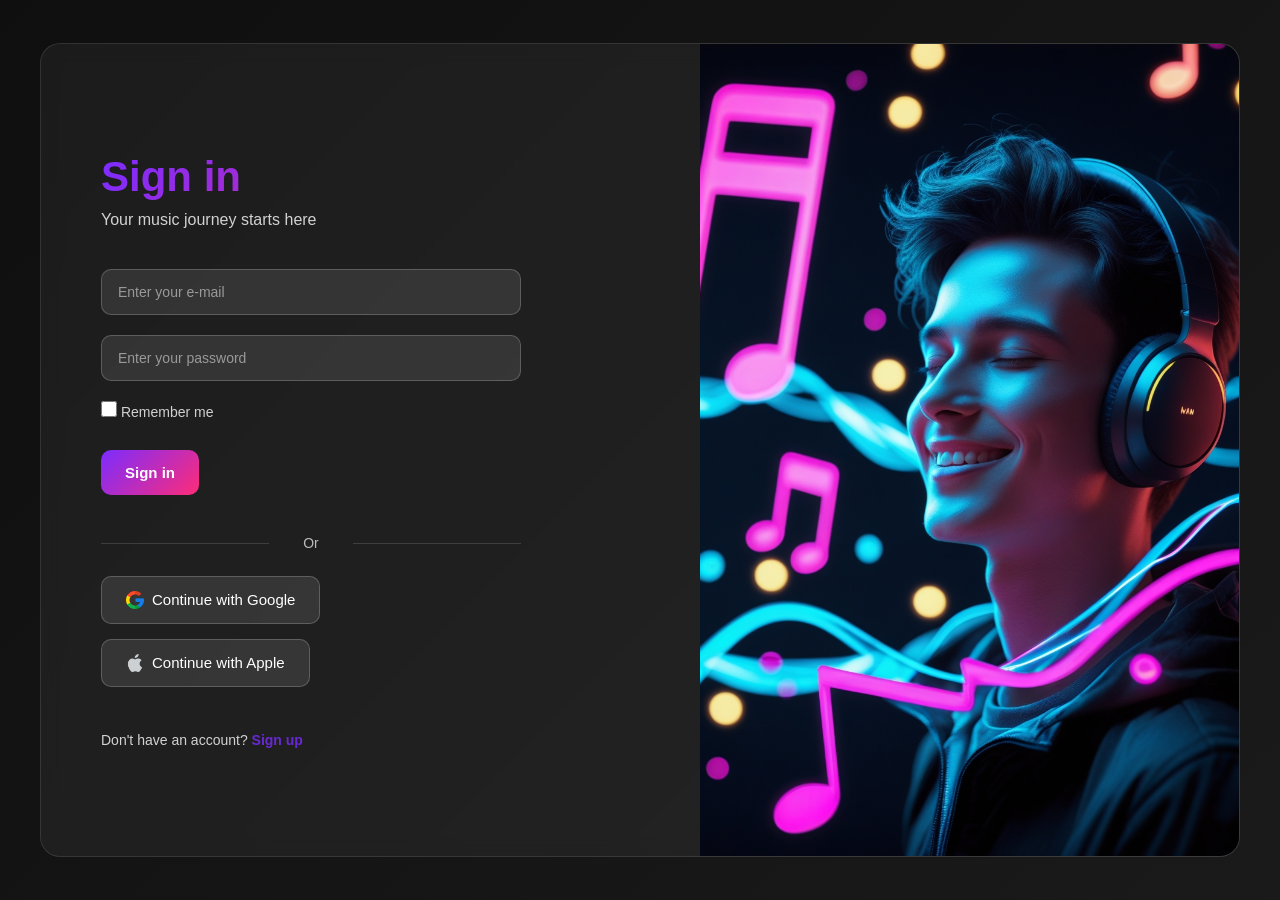
<file: index.html>
<!DOCTYPE html>
<html lang="fr">
    <head>
        <meta charset="UTF-8">
        <meta name="viewport" content="width=device-width, initial-scale=1.0">
        <title>Frontend Project</title>

        <link rel="stylesheet" href="css/style.css">
    </head>

    <body>
        <main class="auth">
    
            <div class="auth__container">
    
                <section class="auth__form">
                    <h1>Sign in</h1>
                    <p class="subtitle">Your music journey starts here</p>
    
                    <form>
                        <div class="input-group">
                            <input type="email" placeholder="Enter your e-mail" required>
                        </div>
    
                        <div class="input-group">
                            <input type="password" placeholder="Enter your password" required>
                        </div>
    
                        <div class="options">
                            <label>
                                <input type="checkbox">
                                Remember me
                            </label>
                        </div>
    
                        <button type="submit" class="btn primary">Sign in</button>
    
                        <div class="separator">Or</div>
    
                        <button type="button" class="btn google">
                            <img src="assets/icones/google.png" alt="">
                            Continue with Google
                        </button>
    
                        <button type="button" class="btn apple">
                            <img src="assets/icones/apple.png" alt="">
                            Continue with Apple
                        </button>
                    </form>
                    <p class="redirect">
                        Don't have an account? <a href="signup.html">Sign up</a>
                    </p>
                </section>
    
                <section class="auth__image">
                    <img src="assets/images/signin.jpg" alt="">
                </section>
    
            </div>
    
        </main>
    
        <script src="js/main.js"></script>
    </body>
    

</html>
</file>
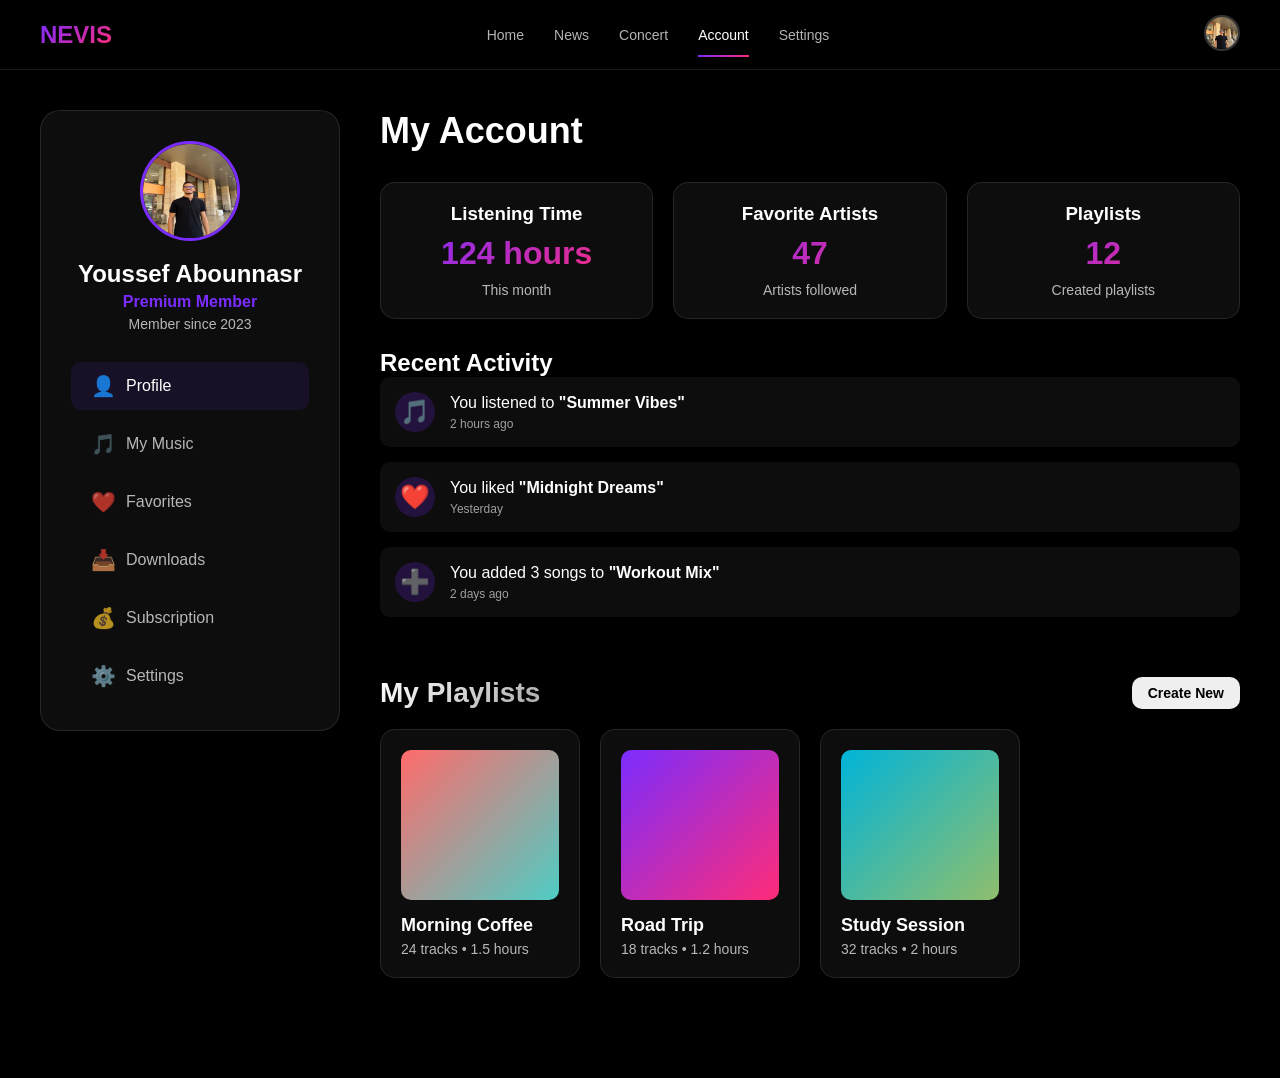
<file: account.html>
<!DOCTYPE html>
<html lang="fr">
<head>
    <meta charset="UTF-8">
    <meta name="viewport" content="width=device-width, initial-scale=1.0">
    <title>Music Platform - Account</title>
    <link rel="stylesheet" href="css/style.css">
</head>

<body>

    <!-- NAVBAR -->
    <header class="navbar">
        <div class="navbar__logo">NEVIS</div>

        <nav class="navbar__menu">
            <a href="home.html">Home</a>
            <a href="news.html">News</a>
            <a href="concert.html">Concert</a>
            <a href="account.html" class="active">Account</a>
            <a href="settings.html">Settings</a>
        </nav>

        <div class="navbar__profile">
            <img src="assets/images/ysf.jpeg" alt="Profile">
        </div>
        <div class="navbar__burger" id="burger">
            ☰
        </div>
    </header>

    <!-- MAIN CONTENT -->
    <main class="page account">
        
        <div class="account__container">
            
            <!-- SIDEBAR -->
            <aside class="account__sidebar">
                <div class="account__info">
                    <img src="assets/images/ysf.jpeg" alt="Profile" class="account__avatar">
                    <h2>Youssef Abounnasr</h2>
                    <p class="account__plan">Premium Member</p>
                    <p class="account__since">Member since 2023</p>
                </div>

                <nav class="account__nav">
                    <a href="#" class="account__nav-item active">
                        <span class="account__nav-icon">👤</span>
                        Profile
                    </a>
                    <a href="#" class="account__nav-item">
                        <span class="account__nav-icon">🎵</span>
                        My Music
                    </a>
                    <a href="#" class="account__nav-item">
                        <span class="account__nav-icon">❤️</span>
                        Favorites
                    </a>
                    <a href="#" class="account__nav-item">
                        <span class="account__nav-icon">📥</span>
                        Downloads
                    </a>
                    <a href="#" class="account__nav-item">
                        <span class="account__nav-icon">💰</span>
                        Subscription
                    </a>
                    <a href="#" class="account__nav-item">
                        <span class="account__nav-icon">⚙️</span>
                        Settings
                    </a>
                </nav>
            </aside>

            <!-- CONTENT -->
            <div class="account__content">
                <h1>My Account</h1>
                
                <!-- STATS -->
                <div class="account__stats">
                    <div class="stat-card">
                        <h3>Listening Time</h3>
                        <p class="stat-card__value">124 hours</p>
                        <p class="stat-card__label">This month</p>
                    </div>
                    <div class="stat-card">
                        <h3>Favorite Artists</h3>
                        <p class="stat-card__value">47</p>
                        <p class="stat-card__label">Artists followed</p>
                    </div>
                    <div class="stat-card">
                        <h3>Playlists</h3>
                        <p class="stat-card__value">12</p>
                        <p class="stat-card__label">Created playlists</p>
                    </div>
                </div>

                <!-- RECENT ACTIVITY -->
                <section class="section">
                    <h2>Recent Activity</h2>
                    <div class="activity-list">
                        <div class="activity-item">
                            <div class="activity-item__icon">🎵</div>
                            <div class="activity-item__content">
                                <p>You listened to <strong>"Summer Vibes"</strong></p>
                                <span class="activity-item__time">2 hours ago</span>
                            </div>
                        </div>
                        <div class="activity-item">
                            <div class="activity-item__icon">❤️</div>
                            <div class="activity-item__content">
                                <p>You liked <strong>"Midnight Dreams"</strong></p>
                                <span class="activity-item__time">Yesterday</span>
                            </div>
                        </div>
                        <div class="activity-item">
                            <div class="activity-item__icon">➕</div>
                            <div class="activity-item__content">
                                <p>You added 3 songs to <strong>"Workout Mix"</strong></p>
                                <span class="activity-item__time">2 days ago</span>
                            </div>
                        </div>
                    </div>
                </section>

                <!-- MY PLAYLISTS -->
                <section class="section">
                    <div class="section__header">
                        <h2>My Playlists</h2>
                        <button class="btn btn-small">Create New</button>
                    </div>
                    
                    <div class="cards">
                        <div class="card playlist-card">
                            <div class="playlist-card__image" style="background: linear-gradient(135deg, #ff6b6b, #4ecdc4);"></div>
                            <h3>Morning Coffee</h3>
                            <p>24 tracks • 1.5 hours</p>
                        </div>
                        <div class="card playlist-card">
                            <div class="playlist-card__image" style="background: linear-gradient(135deg, #7b2cff, #ff2c78);"></div>
                            <h3>Road Trip</h3>
                            <p>18 tracks • 1.2 hours</p>
                        </div>
                        <div class="card playlist-card">
                            <div class="playlist-card__image" style="background: linear-gradient(135deg, #00b4d8, #90be6d);"></div>
                            <h3>Study Session</h3>
                            <p>32 tracks • 2 hours</p>
                        </div>
                    </div>
                </section>
            </div>
        </div>

    </main>

    <script src="js/main.js"></script>
</body>
</html>
</file>
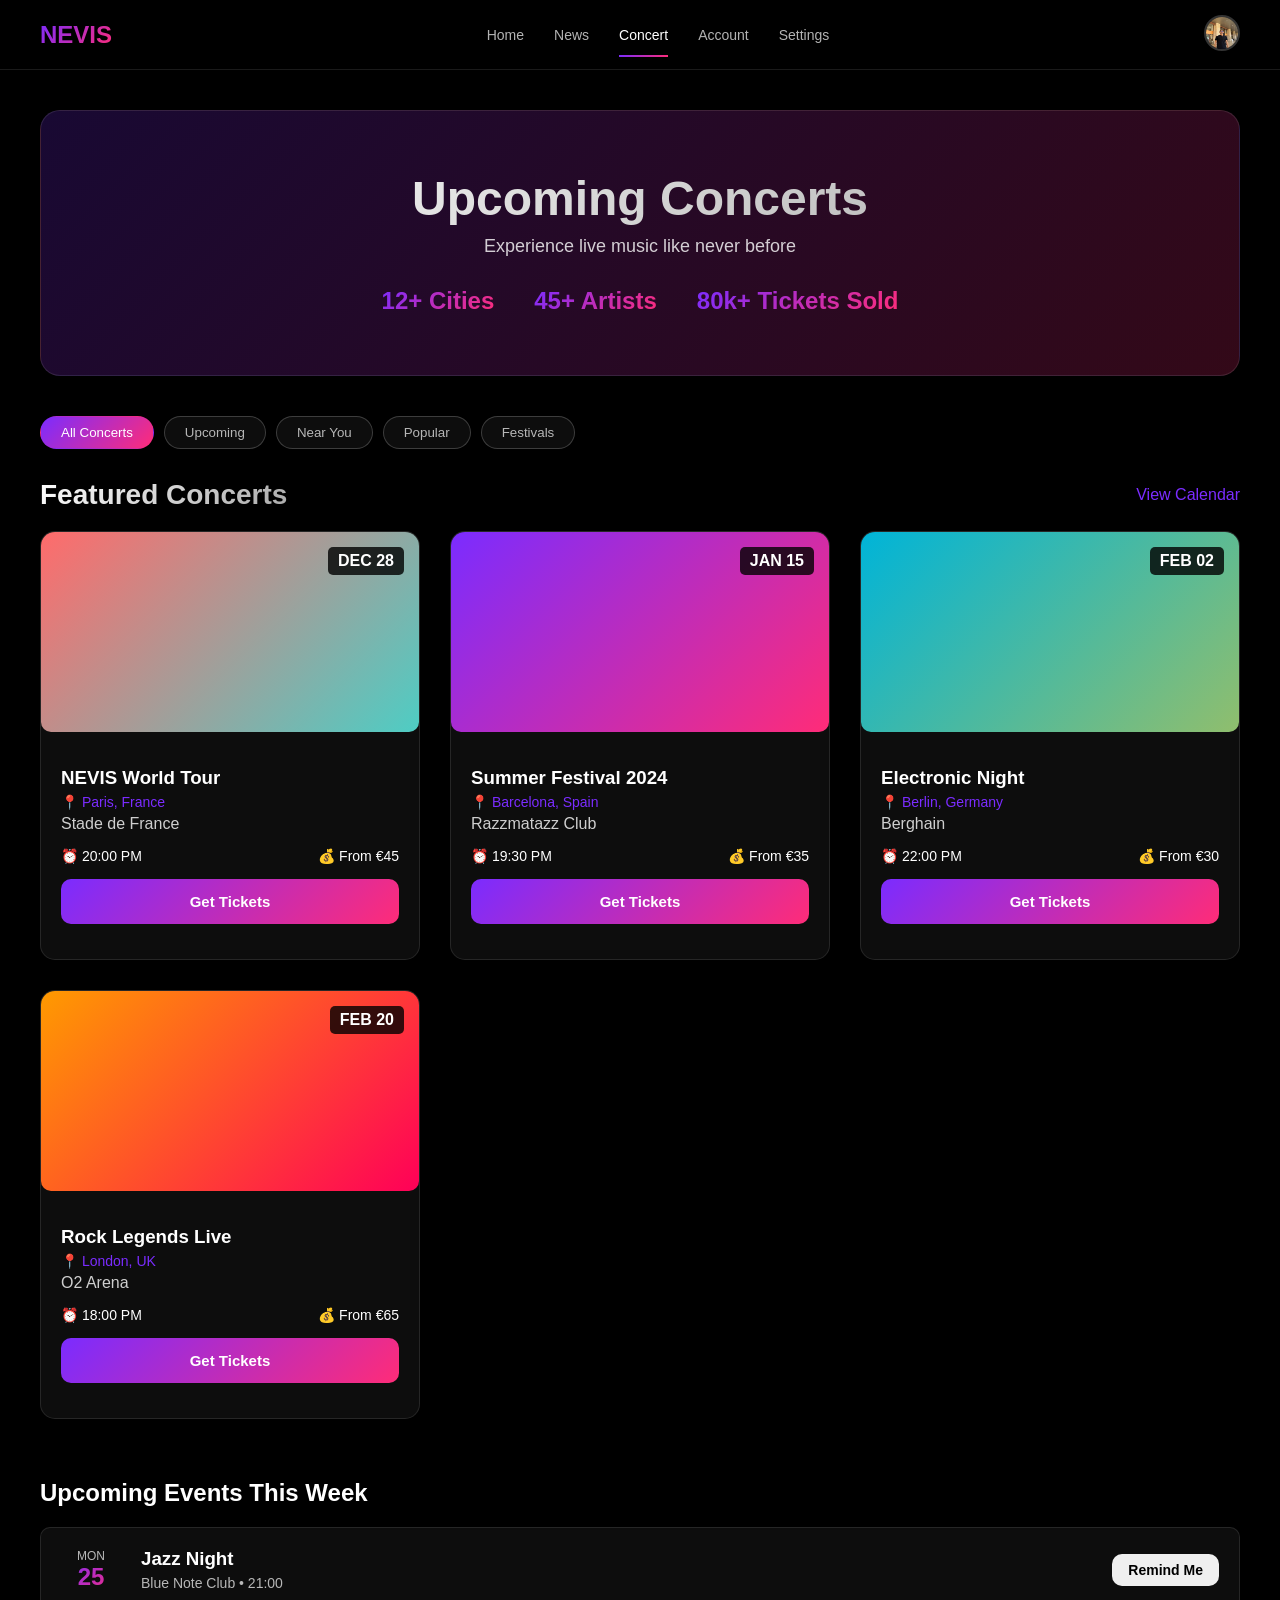
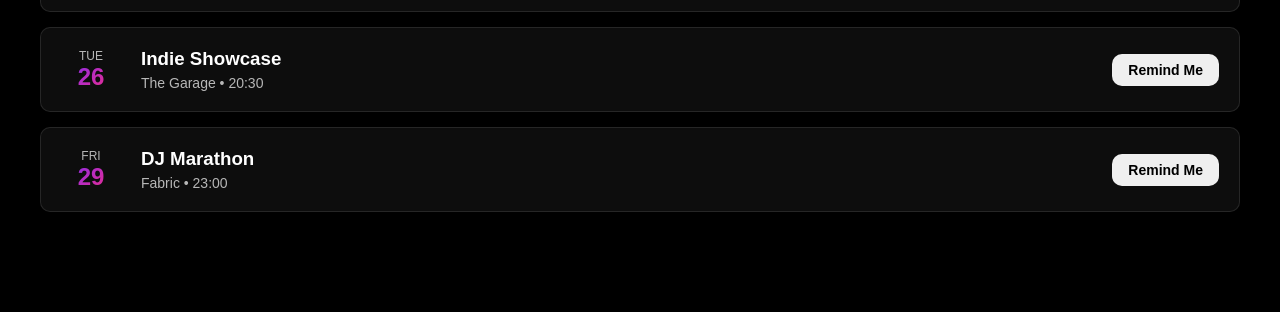
<file: concert.html>
<!DOCTYPE html>
<html lang="fr">
<head>
    <meta charset="UTF-8">
    <meta name="viewport" content="width=device-width, initial-scale=1.0">
    <title>Music Platform - Concerts</title>
    <link rel="stylesheet" href="css/style.css">
</head>

<body>

    <!-- NAVBAR -->
    <header class="navbar">
        <div class="navbar__logo">NEVIS</div>

        <nav class="navbar__menu">
            <a href="home.html">Home</a>
            <a href="news.html">News</a>
            <a href="concert.html" class="active">Concert</a>
            <a href="account.html">Account</a>
            <a href="settings.html">Settings</a>
        </nav>

        <div class="navbar__profile">
            <img src="assets/images/ysf.jpeg" alt="Profile">
        </div>
        <div class="navbar__burger" id="burger">
            ☰
        </div>
    </header>

    <!-- MAIN CONTENT -->
    <main class="page concert">
        
        <!-- HERO -->
        <section class="hero concert-hero">
            <h1>Upcoming Concerts</h1>
            <p>Experience live music like never before</p>
            <div class="concert-hero__stats">
                <div class="stat">12+ Cities</div>
                <div class="stat">45+ Artists</div>
                <div class="stat">80k+ Tickets Sold</div>
            </div>
        </section>

        <!-- FILTERS -->
        <div class="concert-filters">
            <button class="filter-btn active">All Concerts</button>
            <button class="filter-btn">Upcoming</button>
            <button class="filter-btn">Near You</button>
            <button class="filter-btn">Popular</button>
            <button class="filter-btn">Festivals</button>
        </div>

        <!-- CONCERTS GRID -->
        <section class="section">
            <div class="section__header">
                <h2>Featured Concerts</h2>
                <a href="#" class="section__link">View Calendar</a>
            </div>

            <div class="concert-grid">
                <!-- Concert 1 -->
                <div class="concert-card">
                    <div class="concert-card__image" style="background: linear-gradient(135deg, #ff6b6b, #4ecdc4);">
                        <span class="concert-card__date">DEC 28</span>
                    </div>
                    <div class="concert-card__content">
                        <h3>NEVIS World Tour</h3>
                        <p class="concert-card__location">📍 Paris, France</p>
                        <p class="concert-card__venue">Stade de France</p>
                        <div class="concert-card__info">
                            <span class="concert-card__time">⏰ 20:00 PM</span>
                            <span class="concert-card__price">💰 From €45</span>
                        </div>
                        <button class="btn primary concert-card__btn">Get Tickets</button>
                    </div>
                </div>

                <!-- Concert 2 -->
                <div class="concert-card">
                    <div class="concert-card__image" style="background: linear-gradient(135deg, #7b2cff, #ff2c78);">
                        <span class="concert-card__date">JAN 15</span>
                    </div>
                    <div class="concert-card__content">
                        <h3>Summer Festival 2024</h3>
                        <p class="concert-card__location">📍 Barcelona, Spain</p>
                        <p class="concert-card__venue">Razzmatazz Club</p>
                        <div class="concert-card__info">
                            <span class="concert-card__time">⏰ 19:30 PM</span>
                            <span class="concert-card__price">💰 From €35</span>
                        </div>
                        <button class="btn primary concert-card__btn">Get Tickets</button>
                    </div>
                </div>

                <!-- Concert 3 -->
                <div class="concert-card">
                    <div class="concert-card__image" style="background: linear-gradient(135deg, #00b4d8, #90be6d);">
                        <span class="concert-card__date">FEB 02</span>
                    </div>
                    <div class="concert-card__content">
                        <h3>Electronic Night</h3>
                        <p class="concert-card__location">📍 Berlin, Germany</p>
                        <p class="concert-card__venue">Berghain</p>
                        <div class="concert-card__info">
                            <span class="concert-card__time">⏰ 22:00 PM</span>
                            <span class="concert-card__price">💰 From €30</span>
                        </div>
                        <button class="btn primary concert-card__btn">Get Tickets</button>
                    </div>
                </div>

                <!-- Concert 4 -->
                <div class="concert-card">
                    <div class="concert-card__image" style="background: linear-gradient(135deg, #ff9a00, #ff0058);">
                        <span class="concert-card__date">FEB 20</span>
                    </div>
                    <div class="concert-card__content">
                        <h3>Rock Legends Live</h3>
                        <p class="concert-card__location">📍 London, UK</p>
                        <p class="concert-card__venue">O2 Arena</p>
                        <div class="concert-card__info">
                            <span class="concert-card__time">⏰ 18:00 PM</span>
                            <span class="concert-card__price">💰 From €65</span>
                        </div>
                        <button class="btn primary concert-card__btn">Get Tickets</button>
                    </div>
                </div>
            </div>
        </section>

        <!-- UPCOMING EVENTS -->
        <section class="section">
            <h2>Upcoming Events This Week</h2>
            
            <div class="events-list">
                <div class="event-item">
                    <div class="event-item__date">
                        <span class="event-item__day">MON</span>
                        <span class="event-item__num">25</span>
                    </div>
                    <div class="event-item__info">
                        <h3>Jazz Night</h3>
                        <p>Blue Note Club • 21:00</p>
                    </div>
                    <button class="btn btn-small">Remind Me</button>
                </div>

                <div class="event-item">
                    <div class="event-item__date">
                        <span class="event-item__day">TUE</span>
                        <span class="event-item__num">26</span>
                    </div>
                    <div class="event-item__info">
                        <h3>Indie Showcase</h3>
                        <p>The Garage • 20:30</p>
                    </div>
                    <button class="btn btn-small">Remind Me</button>
                </div>

                <div class="event-item">
                    <div class="event-item__date">
                        <span class="event-item__day">FRI</span>
                        <span class="event-item__num">29</span>
                    </div>
                    <div class="event-item__info">
                        <h3>DJ Marathon</h3>
                        <p>Fabric • 23:00</p>
                    </div>
                    <button class="btn btn-small">Remind Me</button>
                </div>
            </div>
        </section>

    </main>

    <script src="js/main.js"></script>
</body>
</html>
</file>
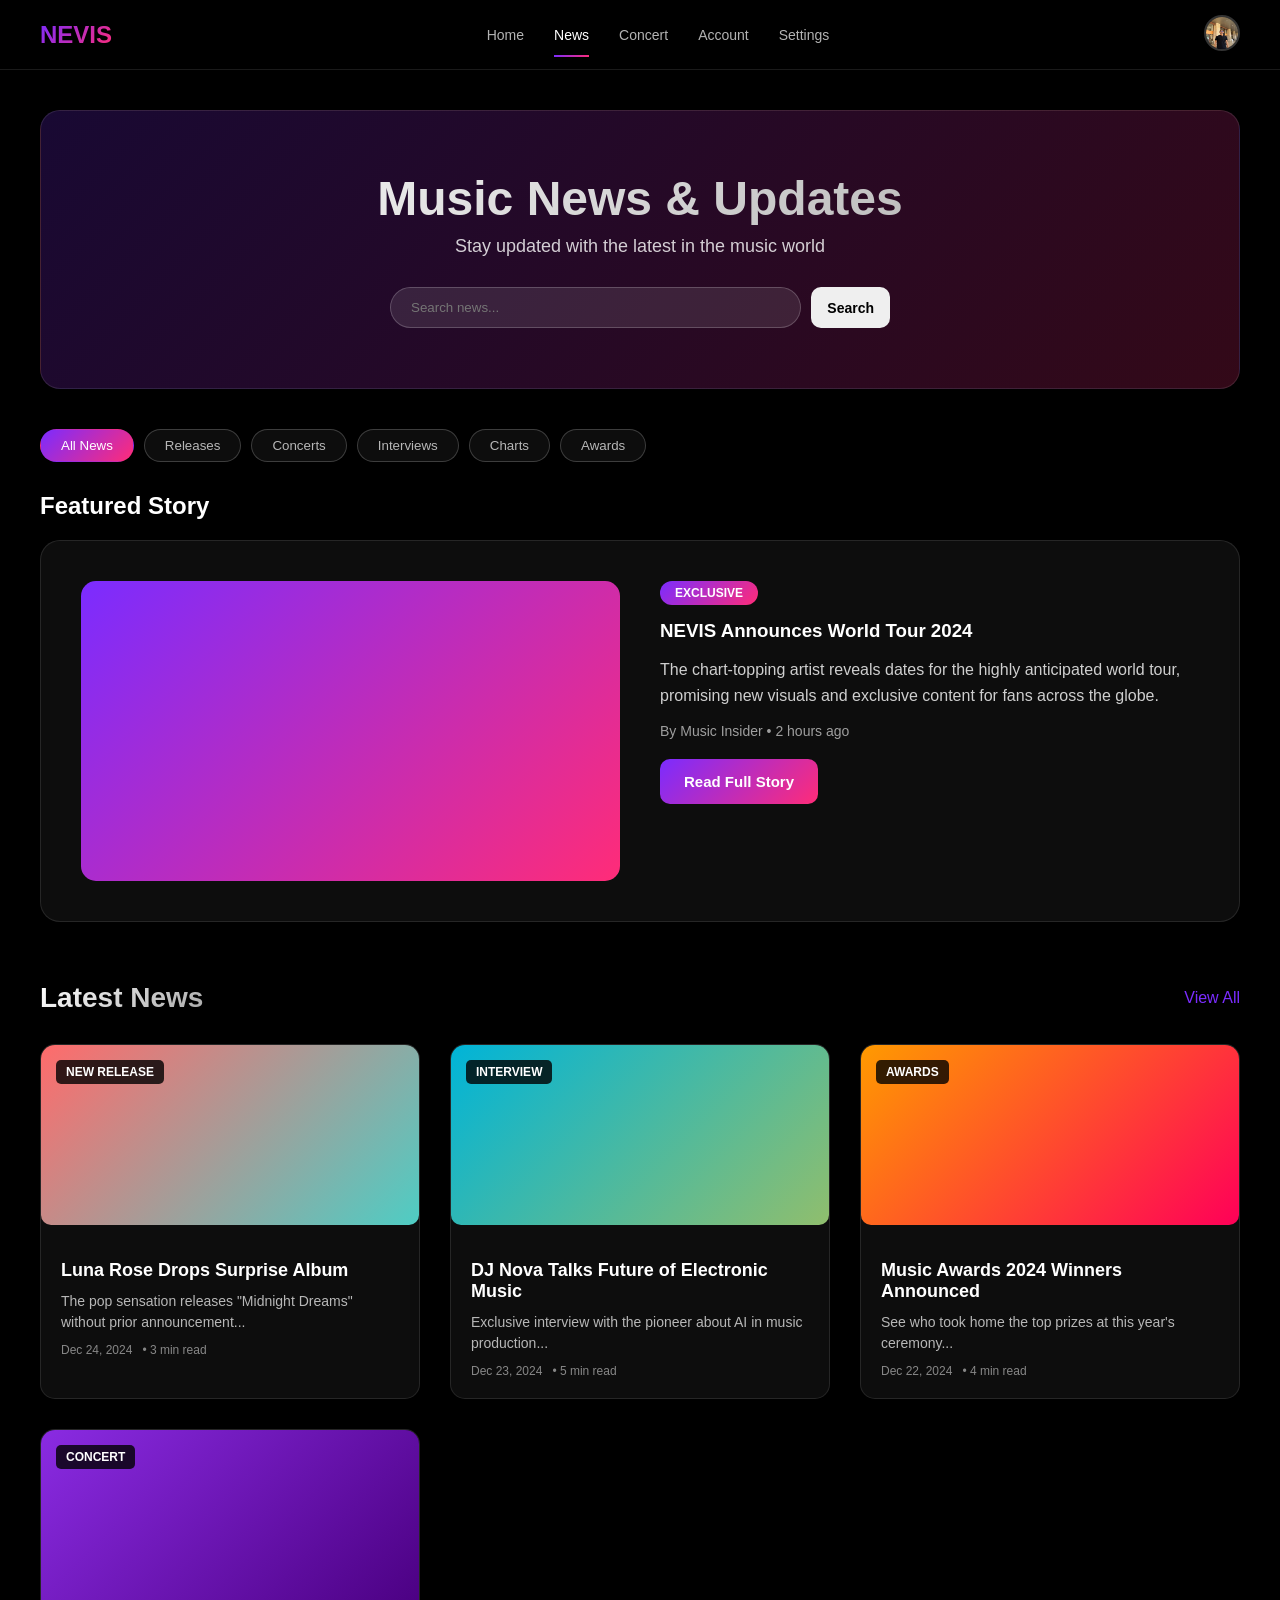
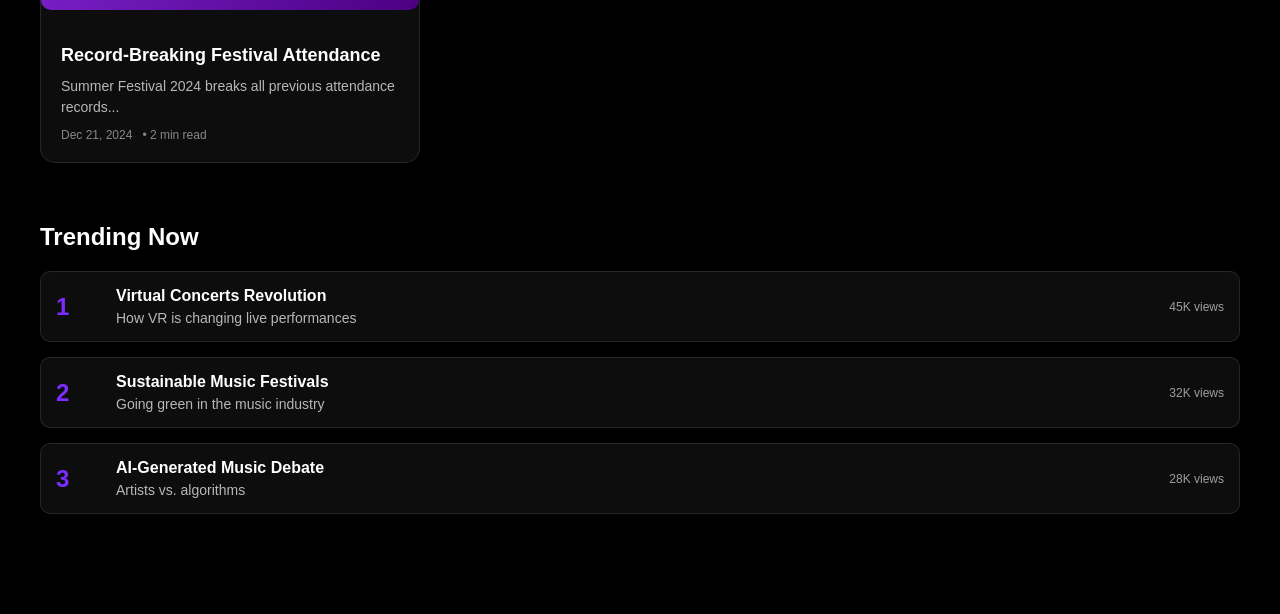
<file: news.html>
<!DOCTYPE html>
<html lang="fr">
<head>
    <meta charset="UTF-8">
    <meta name="viewport" content="width=device-width, initial-scale=1.0">
    <title>Music Platform - News</title>
    <link rel="stylesheet" href="css/style.css">
</head>

<body>

    <!-- NAVBAR -->
    <header class="navbar">
        <div class="navbar__logo">NEVIS</div>

        <nav class="navbar__menu">
            <a href="home.html">Home</a>
            <a href="news.html" class="active">News</a>
            <a href="concert.html">Concert</a>
            <a href="account.html">Account</a>
            <a href="settings.html">Settings</a>
        </nav>

        <div class="navbar__profile">
            <img src="assets/images/ysf.jpeg" alt="Profile">
        </div>
        <div class="navbar__burger" id="burger">
            ☰
        </div>
    </header>

    <!-- MAIN CONTENT -->
    <main class="page news">
        
        <!-- HERO -->
        <section class="hero news-hero">
            <h1>Music News & Updates</h1>
            <p>Stay updated with the latest in the music world</p>
            <div class="news-search">
                <input type="text" placeholder="Search news...">
                <button class="btn btn-small">Search</button>
            </div>
        </section>

        <!-- CATEGORIES -->
        <div class="news-categories">
            <button class="category-btn active">All News</button>
            <button class="category-btn">Releases</button>
            <button class="category-btn">Concerts</button>
            <button class="category-btn">Interviews</button>
            <button class="category-btn">Charts</button>
            <button class="category-btn">Awards</button>
        </div>

        <!-- FEATURED NEWS -->
        <section class="section">
            <h2>Featured Story</h2>
            
            <div class="featured-news">
                <div class="featured-news__image" style="background: linear-gradient(135deg, #7b2cff, #ff2c78);"></div>
                <div class="featured-news__content">
                    <span class="featured-news__category">EXCLUSIVE</span>
                    <h3>NEVIS Announces World Tour 2024</h3>
                    <p class="featured-news__excerpt">
                        The chart-topping artist reveals dates for the highly anticipated world tour, 
                        promising new visuals and exclusive content for fans across the globe.
                    </p>
                    <div class="featured-news__meta">
                        <span class="featured-news__author">By Music Insider</span>
                        <span class="featured-news__date">• 2 hours ago</span>
                    </div>
                    <button class="btn primary">Read Full Story</button>
                </div>
            </div>
        </section>

        <!-- LATEST NEWS -->
        <section class="section">
            <div class="section__header">
                <h2>Latest News</h2>
                <a href="#" class="section__link">View All</a>
            </div>

            <div class="news-grid">
                <!-- News 1 -->
                <article class="news-card">
                    <div class="news-card__image" style="background: linear-gradient(135deg, #ff6b6b, #4ecdc4);">
                        <span class="news-card__tag">NEW RELEASE</span>
                    </div>
                    <div class="news-card__content">
                        <h3>Luna Rose Drops Surprise Album</h3>
                        <p>The pop sensation releases "Midnight Dreams" without prior announcement...</p>
                        <div class="news-card__meta">
                            <span>Dec 24, 2024</span>
                            <span>• 3 min read</span>
                        </div>
                    </div>
                </article>

                <!-- News 2 -->
                <article class="news-card">
                    <div class="news-card__image" style="background: linear-gradient(135deg, #00b4d8, #90be6d);">
                        <span class="news-card__tag">INTERVIEW</span>
                    </div>
                    <div class="news-card__content">
                        <h3>DJ Nova Talks Future of Electronic Music</h3>
                        <p>Exclusive interview with the pioneer about AI in music production...</p>
                        <div class="news-card__meta">
                            <span>Dec 23, 2024</span>
                            <span>• 5 min read</span>
                        </div>
                    </div>
                </article>

                <!-- News 3 -->
                <article class="news-card">
                    <div class="news-card__image" style="background: linear-gradient(135deg, #ff9a00, #ff0058);">
                        <span class="news-card__tag">AWARDS</span>
                    </div>
                    <div class="news-card__content">
                        <h3>Music Awards 2024 Winners Announced</h3>
                        <p>See who took home the top prizes at this year's ceremony...</p>
                        <div class="news-card__meta">
                            <span>Dec 22, 2024</span>
                            <span>• 4 min read</span>
                        </div>
                    </div>
                </article>

                <!-- News 4 -->
                <article class="news-card">
                    <div class="news-card__image" style="background: linear-gradient(135deg, #8a2be2, #4b0082);">
                        <span class="news-card__tag">CONCERT</span>
                    </div>
                    <div class="news-card__content">
                        <h3>Record-Breaking Festival Attendance</h3>
                        <p>Summer Festival 2024 breaks all previous attendance records...</p>
                        <div class="news-card__meta">
                            <span>Dec 21, 2024</span>
                            <span>• 2 min read</span>
                        </div>
                    </div>
                </article>
            </div>
        </section>

        <!-- TRENDING -->
        <section class="section">
            <h2>Trending Now</h2>
            
            <div class="trending-list">
                <div class="trending-item">
                    <span class="trending-item__number">1</span>
                    <div class="trending-item__content">
                        <h4>Virtual Concerts Revolution</h4>
                        <p>How VR is changing live performances</p>
                    </div>
                    <span class="trending-item__views">45K views</span>
                </div>

                <div class="trending-item">
                    <span class="trending-item__number">2</span>
                    <div class="trending-item__content">
                        <h4>Sustainable Music Festivals</h4>
                        <p>Going green in the music industry</p>
                    </div>
                    <span class="trending-item__views">32K views</span>
                </div>

                <div class="trending-item">
                    <span class="trending-item__number">3</span>
                    <div class="trending-item__content">
                        <h4>AI-Generated Music Debate</h4>
                        <p>Artists vs. algorithms</p>
                    </div>
                    <span class="trending-item__views">28K views</span>
                </div>
            </div>
        </section>

    </main>

    <script src="js/main.js"></script>
</body>
</html>
</file>
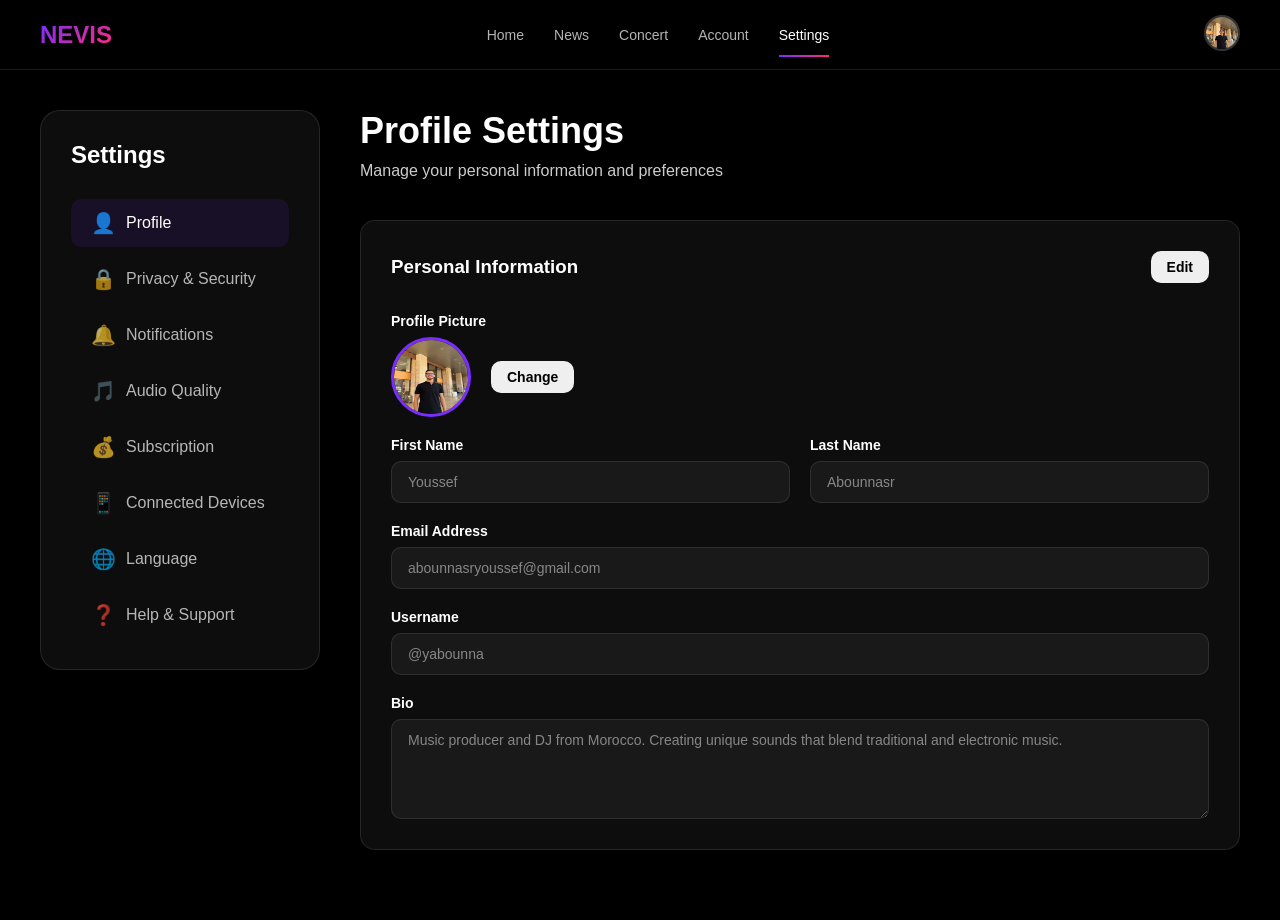
<file: settings.html>
<!DOCTYPE html>
<html lang="fr">
<head>
    <meta charset="UTF-8">
    <meta name="viewport" content="width=device-width, initial-scale=1.0">
    <title>Music Platform - Settings</title>
    <link rel="stylesheet" href="css/style.css">
</head>

<body>

    <!-- NAVBAR -->
    <header class="navbar">
        <div class="navbar__logo">NEVIS</div>

        <nav class="navbar__menu">
            <a href="home.html">Home</a>
            <a href="news.html">News</a>
            <a href="concert.html">Concert</a>
            <a href="account.html">Account</a>
            <a href="settings.html" class="active">Settings</a>
        </nav>

        <div class="navbar__profile">
            <img src="assets/images/ysf.jpeg" alt="Profile">
        </div>
        <div class="navbar__burger" id="burger">
            ☰
        </div>
    </header>

    <!-- MAIN CONTENT -->
    <main class="page settings">
        
        <div class="settings__container">
            
            <!-- SETTINGS SIDEBAR -->
            <aside class="settings__sidebar">
                <h2>Settings</h2>
                <nav class="settings__nav">
                    <a href="#profile" class="settings__nav-item active">
                        <span class="settings__nav-icon">👤</span>
                        Profile
                    </a>
                    <a href="#privacy" class="settings__nav-item">
                        <span class="settings__nav-icon">🔒</span>
                        Privacy & Security
                    </a>
                    <a href="#notifications" class="settings__nav-item">
                        <span class="settings__nav-icon">🔔</span>
                        Notifications
                    </a>
                    <a href="#audio" class="settings__nav-item">
                        <span class="settings__nav-icon">🎵</span>
                        Audio Quality
                    </a>
                    <a href="#subscription" class="settings__nav-item">
                        <span class="settings__nav-icon">💰</span>
                        Subscription
                    </a>
                    <a href="#devices" class="settings__nav-item">
                        <span class="settings__nav-icon">📱</span>
                        Connected Devices
                    </a>
                    <a href="#language" class="settings__nav-item">
                        <span class="settings__nav-icon">🌐</span>
                        Language
                    </a>
                    <a href="#support" class="settings__nav-item">
                        <span class="settings__nav-icon">❓</span>
                        Help & Support
                    </a>
                </nav>
            </aside>

            <!-- SETTINGS CONTENT -->
            <div class="settings__content">
                <div class="settings__header">
                    <h1>Profile Settings</h1>
                    <p>Manage your personal information and preferences</p>
                </div>

                <!-- PROFILE SECTION -->
                <section class="settings-section active" id="profile">
                    <div class="settings-section__header">
                        <h3>Personal Information</h3>
                        <button class="btn btn-small">Edit</button>
                    </div>
                    
                    <div class="settings-form">
                        <div class="form-group">
                            <label>Profile Picture</label>
                            <div class="profile-picture">
                                <img src="assets/images/ysf.jpeg" alt="Profile">
                                <button class="btn btn-small">Change</button>
                            </div>
                        </div>

                        <div class="form-row">
                            <div class="form-group">
                                <label>First Name</label>
                                <input type="text" value="Youssef" disabled>
                            </div>
                            <div class="form-group">
                                <label>Last Name</label>
                                <input type="text" value="Abounnasr" disabled>
                            </div>
                        </div>

                        <div class="form-group">
                            <label>Email Address</label>
                            <input type="email" value="abounnasryoussef@gmail.com" disabled>
                        </div>

                        <div class="form-group">
                            <label>Username</label>
                            <input type="text" value="@yabounna" disabled>
                        </div>

                        <div class="form-group">
                            <label>Bio</label>
                            <textarea disabled>Music producer and DJ from Morocco. Creating unique sounds that blend traditional and electronic music.</textarea>
                        </div>
                    </div>
                </section>
                <!-- PRIVACY SECTION -->
                <section class="settings-section" id="privacy">
                    <div class="settings-section__header">
                        <h3>Privacy & Security</h3>
                    </div>

                    <div class="settings-list">
                        <div class="setting-item">
                            <div>
                                <h4>Private Account</h4>
                                <p>Only approved followers can see your activity</p>
                            </div>
                            <label class="switch">
                                <input type="checkbox" checked>
                                <span class="slider"></span>
                            </label>
                        </div>

                        <div class="setting-item">
                            <div>
                                <h4>Show Listening Activity</h4>
                                <p>Allow others to see what you're listening to</p>
                            </div>
                            <label class="switch">
                                <input type="checkbox" checked>
                                <span class="slider"></span>
                            </label>
                        </div>

                        <div class="setting-item">
                            <div>
                                <h4>Data Sharing</h4>
                                <p>Share anonymous listening data to improve recommendations</p>
                            </div>
                            <label class="switch">
                                <input type="checkbox">
                                <span class="slider"></span>
                            </label>
                        </div>

                        <div class="setting-item">
                            <div>
                                <h4>Two-Factor Authentication</h4>
                                <p>Add an extra layer of security to your account</p>
                            </div>
                            <button class="btn btn-small">Enable</button>
                        </div>
                    </div>
                </section>

                <!-- NOTIFICATIONS SECTION -->
                <section class="settings-section" id="notifications">
                    <div class="settings-section__header">
                        <h3>Notification Preferences</h3>
                    </div>

                    <div class="settings-list">
                        <div class="setting-item">
                            <div>
                                <h4>Email Notifications</h4>
                                <p>Receive updates via email</p>
                            </div>
                            <label class="switch">
                                <input type="checkbox" checked>
                                <span class="slider"></span>
                            </label>
                        </div>

                        <div class="setting-item">
                            <div>
                                <h4>New Music Alerts</h4>
                                <p>Get notified about new releases from followed artists</p>
                            </div>
                            <label class="switch">
                                <input type="checkbox" checked>
                                <span class="slider"></span>
                            </label>
                        </div>

                        <div class="setting-item">
                            <div>
                                <h4>Concert Announcements</h4>
                                <p>Receive notifications about upcoming concerts</p>
                            </div>
                            <label class="switch">
                                <input type="checkbox" checked>
                                <span class="slider"></span>
                            </label>
                        </div>

                        <div class="setting-item">
                            <div>
                                <h4>Weekly Digest</h4>
                                <p>Get a weekly summary of your listening activity</p>
                            </div>
                            <label class="switch">
                                <input type="checkbox">
                                <span class="slider"></span>
                            </label>
                        </div>
                    </div>
                </section>

                <!-- SUBSCRIPTION SECTION -->
                <section class="settings-section" id="subscription">
                    <div class="settings-section__header">
                        <h3>Subscription Plan</h3>
                    </div>

                    <div class="subscription-card">
                        <div class="subscription-card__header">
                            <h4>Premium Plan</h4>
                            <span class="subscription-card__badge">ACTIVE</span>
                        </div>
                        
                        <div class="subscription-card__features">
                            <p>✓ Ad-free listening</p>
                            <p>✓ Offline downloads</p>
                            <p>✓ Highest audio quality</p>
                            <p>✓ Early access to concerts</p>
                            <p>✓ Custom playlists</p>
                        </div>

                        <div class="subscription-card__footer">
                            <div>
                                <p class="subscription-card__price">$9.99<span>/month</span></p>
                                <p>Renews on Jan 15, 2025</p>
                            </div>
                            <button class="btn primary">Manage Plan</button>
                        </div>
                    </div>
                </section>

                <!-- DANGER ZONE -->
                <section class="settings-section danger-zone">
                    <h3>Danger Zone</h3>
                    <p>These actions are irreversible. Please proceed with caution.</p>
                    
                    <div class="danger-actions">
                        <button class="btn btn-danger">Delete Account</button>
                        <button class="btn btn-outline">Download Your Data</button>
                    </div>
                </section>
            </div>
        </div>

    </main>

    <script src="js/main.js"></script>
</body>
</html>
</file>
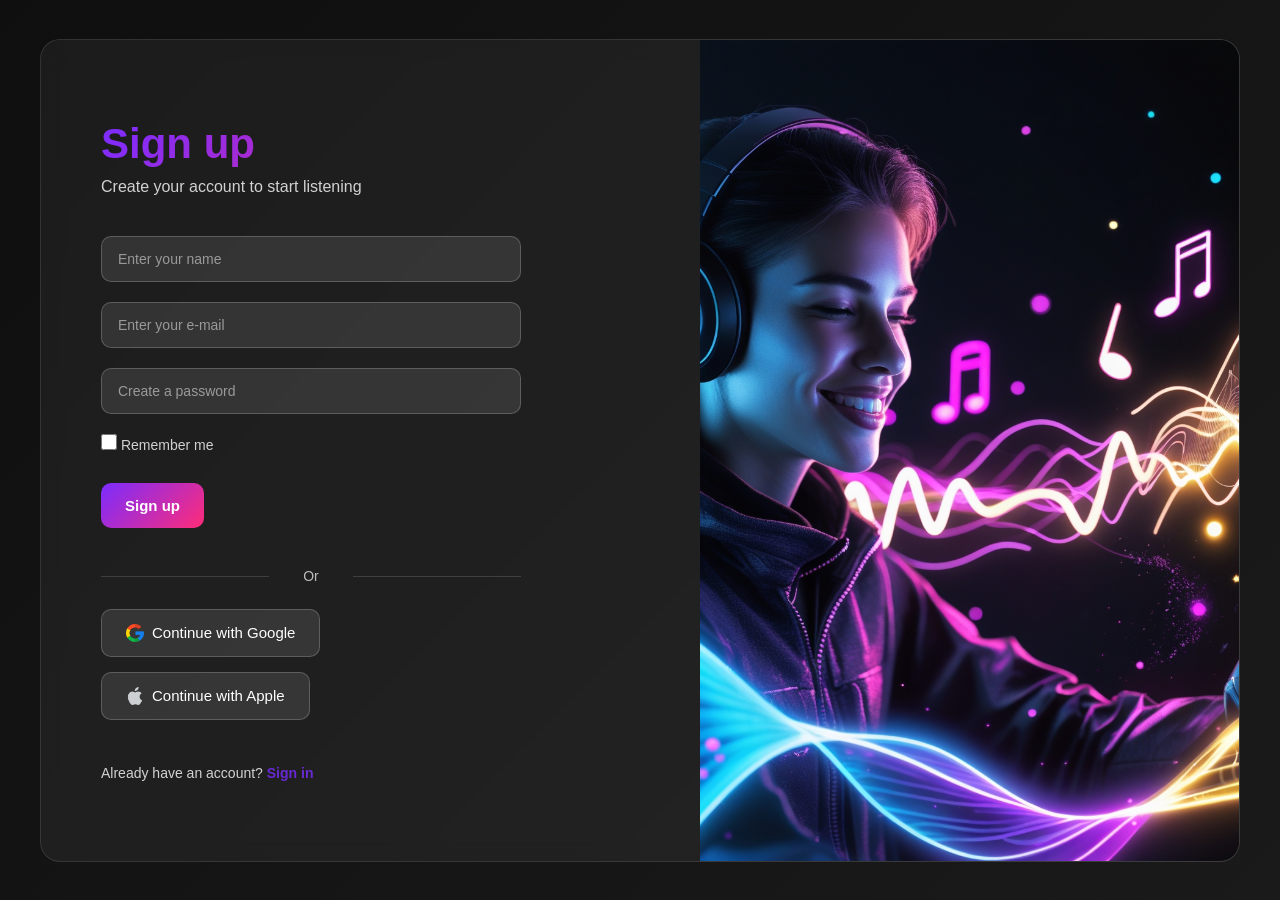
<file: signup.html>
<!DOCTYPE html>
<html lang="fr">
<head>
    <meta charset="UTF-8">
    <meta name="viewport" content="width=device-width, initial-scale=1.0">
    <title>Frontend Project</title>

    <link rel="stylesheet" href="css/style.css">
</head>

<body>

    <main class="auth">

        <div class="auth__container">

            <section class="auth__form">
                <h1>Sign up</h1>
                <p class="subtitle">Create your account to start listening</p>

                <form>
                    <div class="input-group">
                        <input type="text" placeholder="Enter your name" required>
                    </div>

                    <div class="input-group">
                        <input type="email" placeholder="Enter your e-mail" required>
                    </div>

                    <div class="input-group">
                        <input type="password" placeholder="Create a password" required>
                    </div>

                    <div class="options">
                        <label>
                            <input type="checkbox">
                            Remember me
                        </label>
                    </div>

                    <button type="submit" class="btn primary">Sign up</button>

                    <div class="separator">Or</div>

                    <button type="button" class="btn google">
                        <img src="assets/icones/google.png" alt="Google">
                        Continue with Google
                    </button>

                    <button type="button" class="btn apple">
                        <img src="assets/icones/apple.png" alt="Apple">
                        Continue with Apple
                    </button>
                </form>

                <p class="redirect">
                    Already have an account? <a href="index.html">Sign in</a>
                </p>
            </section>

            <section class="auth__image">
                <img src="assets/images/femme.jpg" alt="Music illustration">
            </section>

        </div>

    </main>

    <script src="js/main.js"></script>
</body>
</html>
</file>
<file: css/style.css>
/* ================= RESET ================= */
* {
    margin: 0;
    padding: 0;
    box-sizing: border-box;
    font-family: 'Segoe UI', Tahoma, Geneva, Verdana, sans-serif;
}

body {
    background-color: #000;
    color: #fff;
    min-height: 100vh;
}

/* ================= AUTH (SIGN IN / SIGN UP) ================= */
.auth {
    min-height: 100vh;
    display: flex;
    justify-content: center;
    align-items: center;
    background: linear-gradient(135deg, #0f0f0f, #1a1a1a);
}

.auth__container {
    width: 100%;
    max-width: 1200px;
    min-height: 80vh;
    display: flex;
    background: rgba(255, 255, 255, 0.05);
    backdrop-filter: blur(10px);
    border-radius: 20px;
    overflow: hidden;
    border: 1px solid rgba(255, 255, 255, 0.1);
}

.auth__form {
    flex: 1;
    padding: 80px 60px;
    display: flex;
    flex-direction: column;
    justify-content: center;
}

.auth__form h1 {
    font-size: 42px;
    margin-bottom: 10px;
    background: linear-gradient(135deg, #7b2cff, #ff2c78);
    -webkit-background-clip: text;
    -webkit-text-fill-color: transparent;
}

.subtitle {
    opacity: 0.8;
    margin-bottom: 40px;
    font-size: 16px;
}

.auth__image {
    flex: 1;
    position: relative;
    overflow: hidden;
}

.auth__image img {
    width: 100%;
    height: 100%;
    object-fit: cover;
    transition: transform 0.5s ease;
}

.auth__image:hover img {
    transform: scale(1.05);
}

/* ================= FORM ================= */
form {
    width: 100%;
    max-width: 420px;
}

.input-group {
    margin-bottom: 20px;
}

.input-group input {
    width: 100%;
    padding: 14px 16px;
    background: rgba(255, 255, 255, 0.1);
    border: 1.5px solid rgba(255, 255, 255, 0.2);
    border-radius: 10px;
    color: #fff;
    font-size: 14px;
    outline: none;
    transition: all 0.3s ease;
}

.input-group input:focus {
    border-color: #7b2cff;
    background: rgba(123, 44, 255, 0.1);
}

.input-group input::placeholder {
    color: rgba(255, 255, 255, 0.5);
}

.options {
    margin-bottom: 30px;
    font-size: 14px;
    display: flex;
    align-items: center;
    gap: 8px;
    color: rgba(255, 255, 255, 0.8);
}

.options input[type="checkbox"] {
    width: 16px;
    height: 16px;
    cursor: pointer;
}

/* ================= BUTTONS ================= */
.btn {
    padding: 14px 24px;
    border-radius: 10px;
    border: none;
    font-size: 15px;
    cursor: pointer;
    margin-bottom: 15px;
    transition: all 0.3s ease;
    font-weight: 600;
    display: inline-flex;
    align-items: center;
    justify-content: center;
    gap: 8px;
}

.btn:hover {
    transform: translateY(-2px);
    box-shadow: 0 5px 15px rgba(0, 0, 0, 0.3);
}

.btn.primary {
    background: linear-gradient(135deg, #7b2cff, #ff2c78);
    color: #fff;
}

.btn.primary:hover {
    opacity: 0.9;
}

.btn.google,
.btn.apple {
    background: rgba(255, 255, 255, 0.1);
    color: #fff;
    border: 1.5px solid rgba(255, 255, 255, 0.2);
    font-weight: 500;
}

.btn.google:hover,
.btn.apple:hover {
    background: rgba(255, 255, 255, 0.2);
    border-color: rgba(255, 255, 255, 0.3);
}

.btn img {
    width: 18px;
    height: 18px;
}

.btn-small {
    padding: 8px 16px;
    font-size: 14px;
    margin: 0;
}

.btn-outline {
    background: transparent;
    border: 1.5px solid rgba(255, 255, 255, 0.3);
    color: #fff;
}

.btn-danger {
    background: linear-gradient(135deg, #ff4757, #ff3838);
    color: #fff;
}

/* ================= SEPARATOR ================= */
.separator {
    text-align: center;
    margin: 25px 0;
    position: relative;
    opacity: 0.7;
    font-size: 14px;
}

.separator::before,
.separator::after {
    content: "";
    position: absolute;
    top: 50%;
    width: 40%;
    height: 1px;
    background: rgba(255, 255, 255, 0.2);
}

.separator::before { left: 0; }
.separator::after { right: 0; }

/* ================= REDIRECT ================= */
.redirect {
    margin-top: 30px;
    font-size: 14px;
    opacity: 0.8;
}

.redirect a {
    color: #7b2cff;
    font-weight: bold;
    text-decoration: none;
    transition: color 0.3s ease;
}

.redirect a:hover {
    color: #ff2c78;
    text-decoration: underline;
}

/* ================= NAVBAR ================= */
.navbar {
    height: 70px;
    background: rgba(0, 0, 0, 0.9);
    display: flex;
    align-items: center;
    justify-content: space-between;
    padding: 0 40px;
    border-bottom: 1px solid rgba(255, 255, 255, 0.1);
    position: sticky;
    top: 0;
    z-index: 1000;
    backdrop-filter: blur(10px);
}

.navbar__logo {
    font-weight: 800;
    font-size: 24px;
    background: linear-gradient(135deg, #7b2cff, #ff2c78);
    -webkit-background-clip: text;
    -webkit-text-fill-color: transparent;
}

.navbar__menu {
    display: flex;
    gap: 30px;
}

.navbar__menu a {
    color: rgba(255, 255, 255, 0.7);
    text-decoration: none;
    font-size: 14px;
    font-weight: 500;
    padding: 8px 0;
    position: relative;
    transition: color 0.3s ease;
}

.navbar__menu a.active,
.navbar__menu a:hover {
    color: #fff;
}

.navbar__menu a::after {
    content: "";
    position: absolute;
    left: 0;
    bottom: -6px;
    width: 0;
    height: 2px;
    background: linear-gradient(135deg, #7b2cff, #ff2c78);
    transition: width 0.3s ease;
}

.navbar__menu a:hover::after,
.navbar__menu a.active::after {
    width: 100%;
}

.navbar__profile img {
    width: 36px;
    height: 36px;
    border-radius: 50%;
    border: 2px solid rgba(255, 255, 255, 0.2);
    transition: border-color 0.3s ease;
}

.navbar__profile:hover img {
    border-color: #7b2cff;
}

.navbar__burger {
    display: none;
    font-size: 24px;
    cursor: pointer;
}

/* ================= MAIN PAGE ================= */
.page {
    padding: 40px;
    max-width: 1400px;
    margin: 0 auto;
}

/* ================= HOME PAGE ================= */
.hero {
    background: linear-gradient(135deg, rgba(123, 44, 255, 0.2), rgba(255, 44, 120, 0.2));
    padding: 60px;
    border-radius: 20px;
    margin-bottom: 40px;
    text-align: center;
    border: 1px solid rgba(255, 255, 255, 0.1);
}

.hero h1 {
    font-size: 48px;
    margin-bottom: 10px;
    background: linear-gradient(135deg, #fff, #aaa);
    -webkit-background-clip: text;
    -webkit-text-fill-color: transparent;
}

.hero p {
    font-size: 18px;
    opacity: 0.8;
    margin-bottom: 30px;
}

.hero__btn {
    background: linear-gradient(135deg, #7b2cff, #ff2c78);
    color: white;
    border: none;
    padding: 12px 30px;
    border-radius: 25px;
    font-size: 16px;
    font-weight: 600;
    cursor: pointer;
    transition: transform 0.3s ease;
}

.hero__btn:hover {
    transform: scale(1.05);
}

/* ================= SECTION STYLES ================= */
.section {
    margin-bottom: 60px;
}

.section__header {
    display: flex;
    justify-content: space-between;
    align-items: center;
    margin-bottom: 20px;
}

.section__header h2 {
    font-size: 28px;
    background: linear-gradient(135deg, #fff, #aaa);
    -webkit-background-clip: text;
    -webkit-text-fill-color: transparent;
}

.section__link {
    color: #7b2cff;
    text-decoration: none;
    font-weight: 500;
}

.section__link:hover {
    text-decoration: underline;
}

/* ================= CARDS ================= */
.cards {
    display: grid;
    grid-template-columns: repeat(auto-fill, minmax(200px, 1fr));
    gap: 20px;
    margin-top: 20px;
}

.card {
    background: rgba(255, 255, 255, 0.05);
    border-radius: 15px;
    padding: 20px;
    transition: all 0.3s ease;
    border: 1px solid rgba(255, 255, 255, 0.1);
    cursor: pointer;
}

.card:hover {
    transform: translateY(-5px);
    background: rgba(255, 255, 255, 0.1);
    box-shadow: 0 10px 20px rgba(0, 0, 0, 0.3);
}

/* ================= SPECIFIC CARD TYPES ================= */
.music-card__image,
.artist-card__image,
.playlist-card__image,
.concert-card__image,
.news-card__image {
    width: 100%;
    height: 150px;
    border-radius: 10px;
    margin-bottom: 15px;
    position: relative;
    overflow: hidden;
}

.artist-card__image {
    border-radius: 50%;
    width: 100px;
    height: 100px;
    margin: 0 auto 15px;
}

.music-card h3,
.artist-card h3,
.playlist-card h3 {
    font-size: 18px;
    margin-bottom: 5px;
}

.music-card p,
.artist-card p,
.playlist-card p {
    font-size: 14px;
    opacity: 0.7;
}

/* ================= ACCOUNT PAGE ================= */
.account__container {
    display: grid;
    grid-template-columns: 300px 1fr;
    gap: 40px;
}

.account__sidebar {
    background: rgba(255, 255, 255, 0.05);
    border-radius: 20px;
    padding: 30px;
    border: 1px solid rgba(255, 255, 255, 0.1);
    height: fit-content;
}

.account__info {
    text-align: center;
    margin-bottom: 30px;
}

.account__avatar {
    width: 100px;
    height: 100px;
    border-radius: 50%;
    margin-bottom: 15px;
    border: 3px solid #7b2cff;
}

.account__plan {
    color: #7b2cff;
    font-weight: 600;
    margin: 5px 0;
}

.account__since {
    font-size: 14px;
    opacity: 0.7;
}

.account__nav {
    display: flex;
    flex-direction: column;
    gap: 10px;
}

.account__nav-item {
    padding: 12px 20px;
    border-radius: 10px;
    color: rgba(255, 255, 255, 0.7);
    text-decoration: none;
    display: flex;
    align-items: center;
    gap: 10px;
    transition: all 0.3s ease;
}

.account__nav-item:hover,
.account__nav-item.active {
    background: rgba(123, 44, 255, 0.1);
    color: #fff;
}

.account__nav-icon {
    font-size: 20px;
}

.account__content h1 {
    font-size: 36px;
    margin-bottom: 10px;
}

.account__stats {
    display: grid;
    grid-template-columns: repeat(auto-fit, minmax(200px, 1fr));
    gap: 20px;
    margin: 30px 0;
}

.stat-card {
    background: rgba(255, 255, 255, 0.05);
    border-radius: 15px;
    padding: 20px;
    text-align: center;
    border: 1px solid rgba(255, 255, 255, 0.1);
}

.stat-card__value {
    font-size: 32px;
    font-weight: 800;
    margin: 10px 0;
    background: linear-gradient(135deg, #7b2cff, #ff2c78);
    -webkit-background-clip: text;
    -webkit-text-fill-color: transparent;
}

.stat-card__label {
    font-size: 14px;
    opacity: 0.7;
}

/* ================= ACTIVITY LIST ================= */
.activity-list {
    display: flex;
    flex-direction: column;
    gap: 15px;
}

.activity-item {
    display: flex;
    align-items: center;
    gap: 15px;
    padding: 15px;
    background: rgba(255, 255, 255, 0.05);
    border-radius: 10px;
}

.activity-item__icon {
    font-size: 24px;
    background: rgba(123, 44, 255, 0.2);
    width: 40px;
    height: 40px;
    border-radius: 50%;
    display: flex;
    align-items: center;
    justify-content: center;
}

.activity-item__content {
    flex: 1;
}

.activity-item__time {
    font-size: 12px;
    opacity: 0.6;
    margin-top: 5px;
    display: block;
}

/* ================= CONCERT PAGE ================= */
.concert-hero {
    text-align: center;
}

.concert-hero__stats {
    display: flex;
    justify-content: center;
    gap: 40px;
    margin-top: 30px;
}

.concert-hero__stats .stat {
    font-size: 24px;
    font-weight: 800;
    background: linear-gradient(135deg, #7b2cff, #ff2c78);
    -webkit-background-clip: text;
    -webkit-text-fill-color: transparent;
}

.concert-filters {
    display: flex;
    gap: 10px;
    margin: 30px 0;
    flex-wrap: wrap;
}

.filter-btn {
    padding: 8px 20px;
    background: rgba(255, 255, 255, 0.05);
    border: 1px solid rgba(255, 255, 255, 0.2);
    border-radius: 20px;
    color: rgba(255, 255, 255, 0.7);
    cursor: pointer;
    transition: all 0.3s ease;
}

.filter-btn:hover,
.filter-btn.active {
    background: linear-gradient(135deg, #7b2cff, #ff2c78);
    color: white;
    border-color: transparent;
}

.concert-grid {
    display: grid;
    grid-template-columns: repeat(auto-fill, minmax(300px, 1fr));
    gap: 30px;
}

.concert-card {
    background: rgba(255, 255, 255, 0.05);
    border-radius: 15px;
    overflow: hidden;
    border: 1px solid rgba(255, 255, 255, 0.1);
}

.concert-card__image {
    height: 200px;
    position: relative;
}

.concert-card__date {
    position: absolute;
    top: 15px;
    right: 15px;
    background: rgba(0, 0, 0, 0.8);
    padding: 5px 10px;
    border-radius: 5px;
    font-weight: 600;
}

.concert-card__content {
    padding: 20px;
}

.concert-card__location {
    color: #7b2cff;
    font-size: 14px;
    margin: 5px 0;
}

.concert-card__venue {
    opacity: 0.8;
    margin-bottom: 15px;
}

.concert-card__info {
    display: flex;
    justify-content: space-between;
    margin-bottom: 15px;
    font-size: 14px;
}

.concert-card__btn {
    width: 100%;
}

/* ================= NEWS PAGE ================= */
.news-hero {
    text-align: center;
}

.news-search {
    display: flex;
    gap: 10px;
    max-width: 500px;
    margin: 30px auto 0;
}

.news-search input {
    flex: 1;
    padding: 12px 20px;
    background: rgba(255, 255, 255, 0.1);
    border: 1px solid rgba(255, 255, 255, 0.2);
    border-radius: 25px;
    color: white;
    outline: none;
}

.news-categories {
    display: flex;
    gap: 10px;
    margin: 30px 0;
    flex-wrap: wrap;
}

.category-btn {
    padding: 8px 20px;
    background: rgba(255, 255, 255, 0.05);
    border: 1px solid rgba(255, 255, 255, 0.2);
    border-radius: 20px;
    color: rgba(255, 255, 255, 0.7);
    cursor: pointer;
    transition: all 0.3s ease;
}

.category-btn:hover,
.category-btn.active {
    background: linear-gradient(135deg, #7b2cff, #ff2c78);
    color: white;
    border-color: transparent;
}

.featured-news {
    display: grid;
    grid-template-columns: 1fr 1fr;
    gap: 40px;
    background: rgba(255, 255, 255, 0.05);
    border-radius: 20px;
    padding: 40px;
    margin-top: 20px;
    border: 1px solid rgba(255, 255, 255, 0.1);
}

.featured-news__image {
    height: 300px;
    border-radius: 15px;
}

.featured-news__category {
    background: linear-gradient(135deg, #7b2cff, #ff2c78);
    color: white;
    padding: 5px 15px;
    border-radius: 15px;
    font-size: 12px;
    font-weight: 600;
    display: inline-block;
    margin-bottom: 15px;
}

.featured-news__excerpt {
    opacity: 0.8;
    margin: 15px 0;
    line-height: 1.6;
}

.featured-news__meta {
    font-size: 14px;
    opacity: 0.6;
    margin-bottom: 20px;
}

.news-grid {
    display: grid;
    grid-template-columns: repeat(auto-fill, minmax(280px, 1fr));
    gap: 30px;
    margin-top: 30px;
}

.news-card {
    background: rgba(255, 255, 255, 0.05);
    border-radius: 15px;
    overflow: hidden;
    border: 1px solid rgba(255, 255, 255, 0.1);
}

.news-card__image {
    height: 180px;
    position: relative;
}

.news-card__tag {
    position: absolute;
    top: 15px;
    left: 15px;
    background: rgba(0, 0, 0, 0.8);
    padding: 5px 10px;
    border-radius: 5px;
    font-size: 12px;
    font-weight: 600;
}

.news-card__content {
    padding: 20px;
}

.news-card__content h3 {
    margin-bottom: 10px;
    font-size: 18px;
}

.news-card__content p {
    font-size: 14px;
    opacity: 0.7;
    margin-bottom: 10px;
    line-height: 1.5;
}

.news-card__meta {
    font-size: 12px;
    opacity: 0.5;
    display: flex;
    gap: 10px;
}

/* ================= SETTINGS PAGE ================= */
.settings__container {
    display: grid;
    grid-template-columns: 280px 1fr;
    gap: 40px;
}

.settings__sidebar {
    background: rgba(255, 255, 255, 0.05);
    border-radius: 20px;
    padding: 30px;
    border: 1px solid rgba(255, 255, 255, 0.1);
    height: fit-content;
}

.settings__sidebar h2 {
    margin-bottom: 30px;
    font-size: 24px;
}

.settings__nav {
    display: flex;
    flex-direction: column;
    gap: 8px;
}

.settings__nav-item {
    padding: 12px 20px;
    border-radius: 10px;
    color: rgba(255, 255, 255, 0.7);
    text-decoration: none;
    display: flex;
    align-items: center;
    gap: 10px;
    transition: all 0.3s ease;
}

.settings__nav-item:hover,
.settings__nav-item.active {
    background: rgba(123, 44, 255, 0.1);
    color: #fff;
}

.settings__nav-icon {
    font-size: 20px;
}

.settings__header {
    margin-bottom: 40px;
}

.settings__header h1 {
    font-size: 36px;
    margin-bottom: 10px;
}

.settings__header p {
    opacity: 0.8;
}

.settings-section {
    background: rgba(255, 255, 255, 0.05);
    border-radius: 15px;
    padding: 30px;
    margin-bottom: 30px;
    border: 1px solid rgba(255, 255, 255, 0.1);
    display: none;
}

.settings-section.active {
    display: block;
}

.settings-section__header {
    display: flex;
    justify-content: space-between;
    align-items: center;
    margin-bottom: 30px;
}

.settings-form {
    display: flex;
    flex-direction: column;
    gap: 20px;
}

.form-row {
    display: grid;
    grid-template-columns: 1fr 1fr;
    gap: 20px;
}

.form-group {
    display: flex;
    flex-direction: column;
    gap: 8px;
}

.form-group label {
    font-weight: 600;
    font-size: 14px;
}

.form-group input,
.form-group textarea {
    padding: 12px 16px;
    background: rgba(255, 255, 255, 0.1);
    border: 1px solid rgba(255, 255, 255, 0.2);
    border-radius: 10px;
    color: white;
    outline: none;
    font-size: 14px;
}

.form-group input:disabled,
.form-group textarea:disabled {
    opacity: 0.5;
    cursor: not-allowed;
}

.form-group textarea {
    min-height: 100px;
    resize: vertical;
}

.profile-picture {
    display: flex;
    align-items: center;
    gap: 20px;
}

.profile-picture img {
    width: 80px;
    height: 80px;
    border-radius: 50%;
    border: 3px solid #7b2cff;
}

.settings-list {
    display: flex;
    flex-direction: column;
    gap: 20px;
}

.setting-item {
    display: flex;
    justify-content: space-between;
    align-items: center;
    padding: 20px;
    background: rgba(255, 255, 255, 0.05);
    border-radius: 10px;
    border: 1px solid rgba(255, 255, 255, 0.1);
}

.setting-item h4 {
    margin-bottom: 5px;
}

.setting-item p {
    font-size: 14px;
    opacity: 0.7;
}

/* Switch Toggle */
.switch {
    position: relative;
    display: inline-block;
    width: 60px;
    height: 30px;
}

.switch input {
    opacity: 0;
    width: 0;
    height: 0;
}

.slider {
    position: absolute;
    cursor: pointer;
    top: 0;
    left: 0;
    right: 0;
    bottom: 0;
    background-color: rgba(255, 255, 255, 0.1);
    transition: .4s;
}

.slider:before {
    position: absolute;
    content: "";
    height: 22px;
    width: 22px;
    left: 4px;
    bottom: 4px;
    background-color: white;
    transition: .4s;
}

input:checked + .slider {
    background: linear-gradient(135deg, #7b2cff, #ff2c78);
}

input:checked + .slider:before {
    transform: translateX(30px);
}

.slider.round {
    border-radius: 34px;
}

.slider.round:before {
    border-radius: 50%;
}

/* Subscription Card */
.subscription-card {
    background: linear-gradient(135deg, rgba(123, 44, 255, 0.2), rgba(255, 44, 120, 0.2));
    border-radius: 15px;
    padding: 30px;
    border: 1px solid rgba(255, 255, 255, 0.1);
}

.subscription-card__header {
    display: flex;
    justify-content: space-between;
    align-items: center;
    margin-bottom: 20px;
}

.subscription-card__badge {
    background: rgba(255, 255, 255, 0.2);
    padding: 5px 15px;
    border-radius: 15px;
    font-size: 12px;
    font-weight: 600;
}

.subscription-card__features {
    margin: 20px 0;
    display: flex;
    flex-direction: column;
    gap: 10px;
}

.subscription-card__features p {
    display: flex;
    align-items: center;
    gap: 10px;
}

.subscription-card__footer {
    display: flex;
    justify-content: space-between;
    align-items: center;
    margin-top: 30px;
    padding-top: 20px;
    border-top: 1px solid rgba(255, 255, 255, 0.1);
}

.subscription-card__price {
    font-size: 36px;
    font-weight: 800;
}

.subscription-card__price span {
    font-size: 16px;
    opacity: 0.7;
}

.danger-zone {
    background: linear-gradient(135deg, rgba(255, 71, 87, 0.1), rgba(255, 56, 56, 0.1));
    border-color: rgba(255, 71, 87, 0.3);
}

.danger-actions {
    display: flex;
    gap: 15px;
    margin-top: 20px;
}

/* ================= EVENTS LIST ================= */
.events-list {
    display: flex;
    flex-direction: column;
    gap: 15px;
    margin-top: 20px;
}

.event-item {
    display: flex;
    align-items: center;
    gap: 20px;
    padding: 20px;
    background: rgba(255, 255, 255, 0.05);
    border-radius: 10px;
    border: 1px solid rgba(255, 255, 255, 0.1);
}

.event-item__date {
    text-align: center;
    min-width: 60px;
}

.event-item__day {
    display: block;
    font-size: 12px;
    opacity: 0.7;
}

.event-item__num {
    display: block;
    font-size: 24px;
    font-weight: 800;
    background: linear-gradient(135deg, #7b2cff, #ff2c78);
    -webkit-background-clip: text;
    -webkit-text-fill-color: transparent;
}

.event-item__info {
    flex: 1;
}

.event-item__info h3 {
    margin-bottom: 5px;
}

.event-item__info p {
    font-size: 14px;
    opacity: 0.7;
}

/* ================= TRENDING LIST ================= */
.trending-list {
    display: flex;
    flex-direction: column;
    gap: 15px;
    margin-top: 20px;
}

.trending-item {
    display: flex;
    align-items: center;
    gap: 20px;
    padding: 15px;
    background: rgba(255, 255, 255, 0.05);
    border-radius: 10px;
    border: 1px solid rgba(255, 255, 255, 0.1);
}

.trending-item__number {
    font-size: 24px;
    font-weight: 800;
    color: #7b2cff;
    min-width: 40px;
}

.trending-item__content {
    flex: 1;
}

.trending-item__content h4 {
    margin-bottom: 5px;
}

.trending-item__content p {
    font-size: 14px;
    opacity: 0.7;
}

.trending-item__views {
    font-size: 12px;
    opacity: 0.6;
}

/* ================= RESPONSIVE ================= */
@media (max-width: 1024px) {
    .account__container,
    .settings__container {
        grid-template-columns: 1fr;
    }
    
    .featured-news {
        grid-template-columns: 1fr;
    }
    
    .concert-grid {
        grid-template-columns: repeat(auto-fill, minmax(250px, 1fr));
    }
}

@media (max-width: 768px) {
    .auth__container {
        flex-direction: column;
    }

    .auth__image {
        display: none;
    }

    .auth__form {
        padding: 40px 20px;
    }

    .navbar {
        padding: 0 20px;
    }

    .navbar__menu {
        display: none;
    }

    .navbar__burger {
        display: block;
    }

    .page {
        padding: 20px;
    }

    .hero {
        padding: 30px 20px;
    }

    .hero h1 {
        font-size: 32px;
    }

    .cards {
        grid-template-columns: 1fr;
    }

    .form-row {
        grid-template-columns: 1fr;
    }

    .concert-hero__stats {
        flex-direction: column;
        gap: 15px;
    }

    .concert-filters,
    .news-categories {
        overflow-x: auto;
        padding-bottom: 10px;
        flex-wrap: nowrap;
        -webkit-overflow-scrolling: touch;
    }

    .filter-btn,
    .category-btn {
        white-space: nowrap;
    }

    .news-grid {
        grid-template-columns: 1fr;
    }

    .events-list,
    .trending-list {
        gap: 10px;
    }
}

@media (max-width: 480px) {
    .section__header {
        flex-direction: column;
        align-items: flex-start;
        gap: 10px;
    }

    .btn {
        width: 100%;
    }

    .news-search {
        flex-direction: column;
    }

    .danger-actions {
        flex-direction: column;
    }
}
</file>
